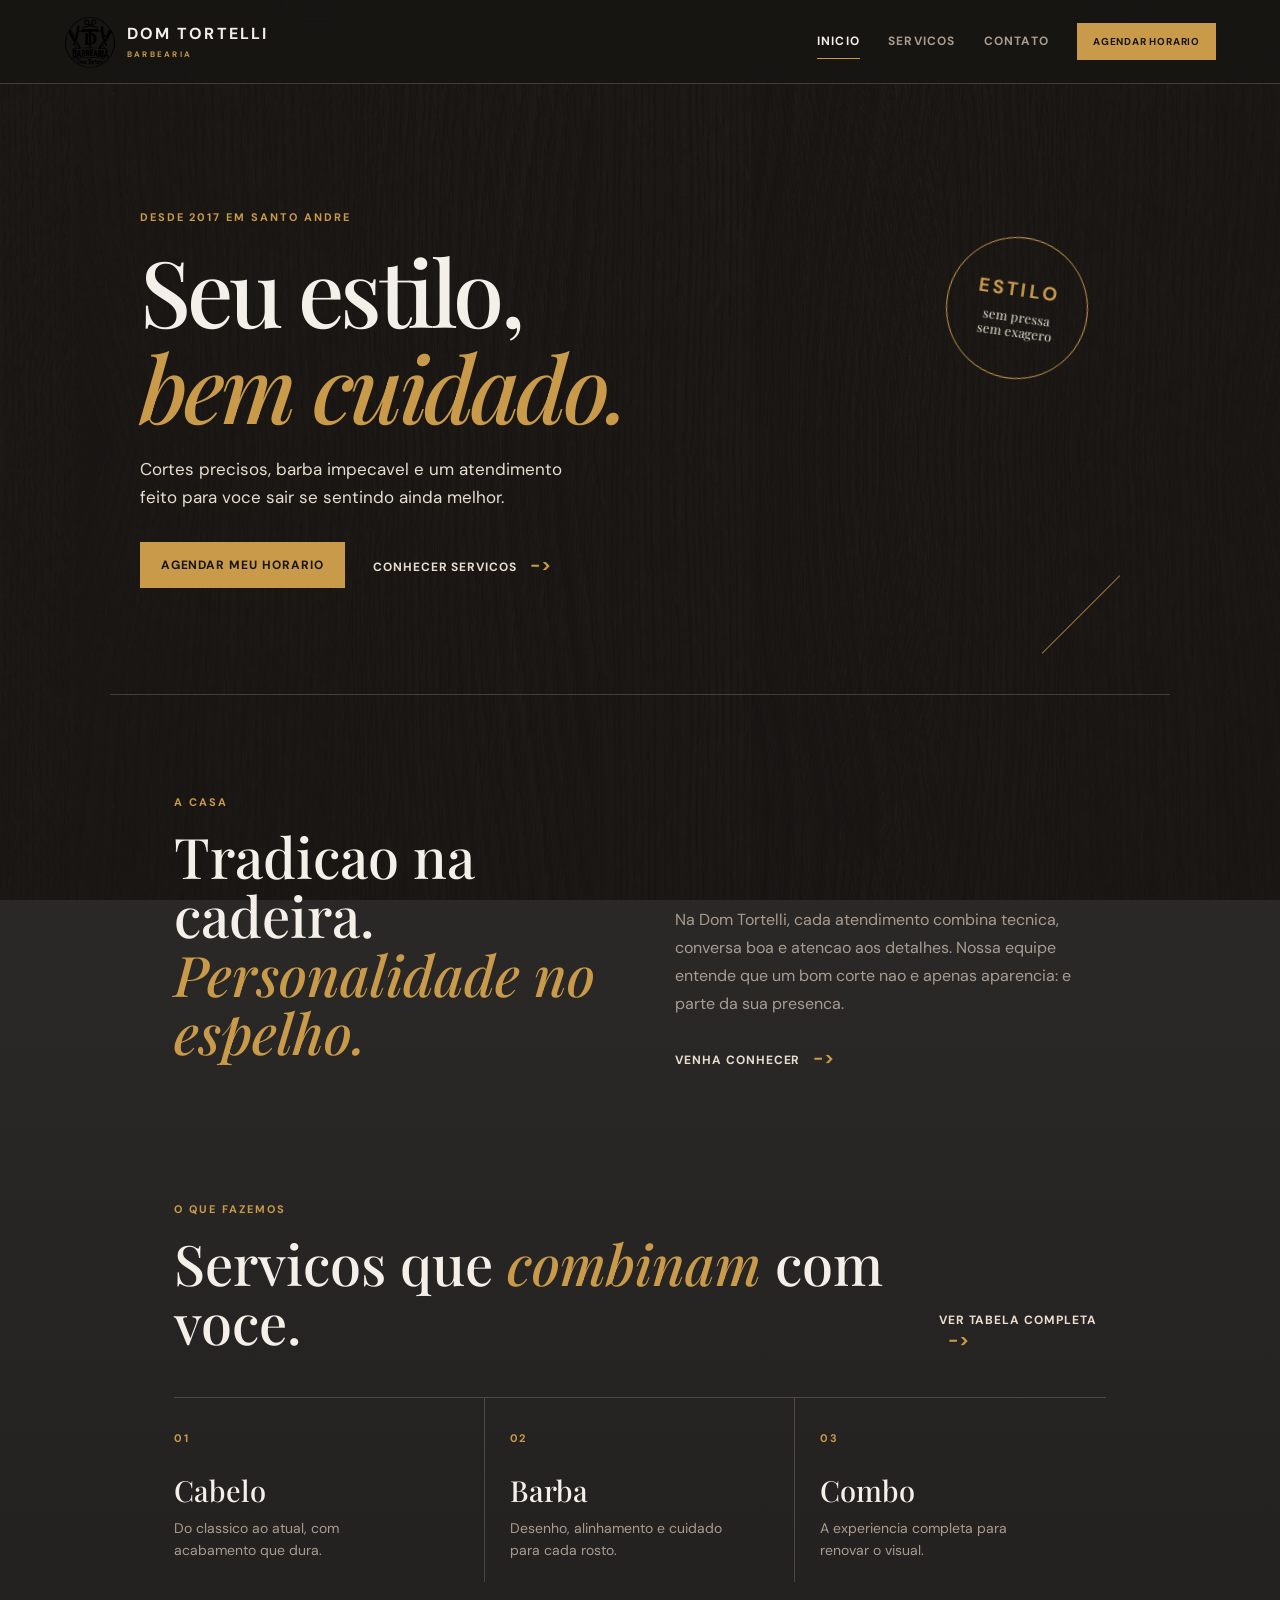
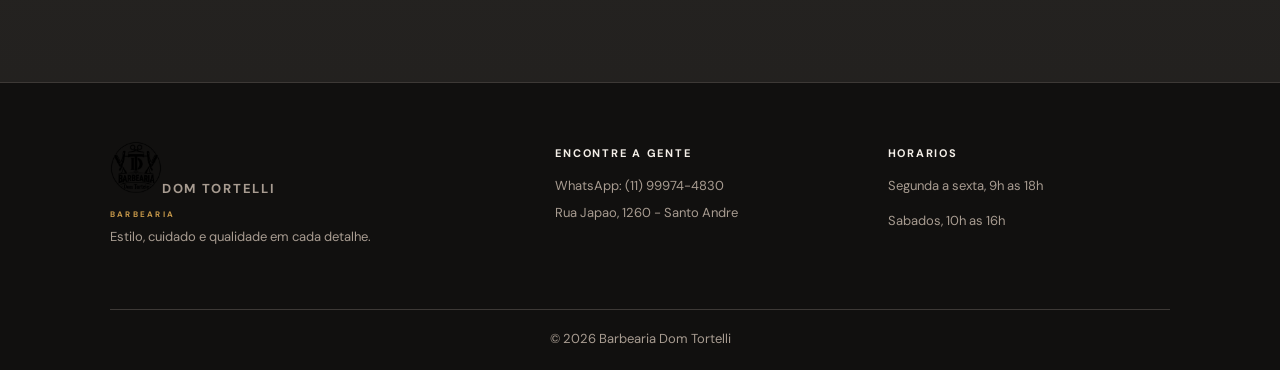
<file: index.html>
<!DOCTYPE html>
<html lang="pt-br">
<head>
	<meta charset="UTF-8">
	<meta name="viewport" content="width=device-width, initial-scale=1.0">
	<title>Barbearia Dom Tortelli | Estilo que marca</title>
	<link rel="stylesheet" href="reset.css">
</head>
<body class="pagina pagina-inicial">
	<header class="cabecalho">
		<a class="marca" href="index.html"><img class="logo" src="Logo (2).jpeg" alt="Barbearia Dom Tortelli"><span>DOM TORTELLI<small>BARBEARIA</small></span></a>
		<nav class="navegacao" aria-label="Navegacao principal">
			<a class="link-navegacao ativo" href="index.html">Inicio</a>
			<a class="link-navegacao" href="produtos.html">Servicos</a>
			<a class="link-navegacao" href="contato.html">Contato</a>
			<a class="botao botao-pequeno" href="contato.html">Agendar horario</a>
		</nav>
	</header>
	<main>
		<section class="hero">
			<div class="hero-conteudo">
				<p class="eyebrow">Desde 2017 em Santo Andre</p>
				<h1>Seu estilo,<br><em>bem cuidado.</em></h1>
				<p class="hero-texto">Cortes precisos, barba impecavel e um atendimento feito para voce sair se sentindo ainda melhor.</p>
				<div class="hero-acoes"><a class="botao" href="contato.html">Agendar meu horario</a><a class="link-texto" href="produtos.html">Conhecer servicos <span>-></span></a></div>
			</div>
			<div class="hero-selo"><strong>ESTILO</strong><span>sem pressa<br>sem exagero</span></div>
	</section>
	<section class="intro secao"><div><p class="eyebrow">A casa</p><h2>Tradicao na cadeira.<br><em>Personalidade no espelho.</em></h2></div><div class="intro-texto"><p>Na Dom Tortelli, cada atendimento combina tecnica, conversa boa e atencao aos detalhes. Nossa equipe entende que um bom corte nao e apenas aparencia: e parte da sua presenca.</p><a class="link-texto" href="contato.html">Venha conhecer <span>-></span></a></div></section>
	<section class="destaques secao"><div class="cabecalho-secao"><div><p class="eyebrow">O que fazemos</p><h2>Servicos que <em>combinam</em> com voce.</h2></div><a class="link-texto" href="produtos.html">Ver tabela completa <span>-></span></a></div><div class="mini-servicos"><article><span class="numero">01</span><h3>Cabelo</h3><p>Do classico ao atual, com acabamento que dura.</p></article><article><span class="numero">02</span><h3>Barba</h3><p>Desenho, alinhamento e cuidado para cada rosto.</p></article><article><span class="numero">03</span><h3>Combo</h3><p>A experiencia completa para renovar o visual.</p></article></div></section>
	</main>
	<footer class="rodape"><div class="rodape-grid"><div><a class="marca marca-rodape" href="index.html"><img class="logo" src="Logo (2).jpeg" alt="Barbearia Dom Tortelli"><span>DOM TORTELLI<small>BARBEARIA</small></span></a><p class="texto-rodape">Estilo, cuidado e qualidade em cada detalhe.</p></div><div><h3>Encontre a gente</h3><a href="https://wa.me/5511999744830" target="_blank" rel="noopener noreferrer">WhatsApp: (11) 99974-4830</a><a href="https://maps.google.com/?q=Rua+japao+1260+Santo+Andre+SP" target="_blank" rel="noopener noreferrer">Rua Japao, 1260 - Santo Andre</a></div><div><h3>Horarios</h3><p>Segunda a sexta, 9h as 18h</p><p>Sabados, 10h as 16h</p></div></div><p class="copyright">&copy; 2026 Barbearia Dom Tortelli</p></footer>
	</body>
	</html>
</file>
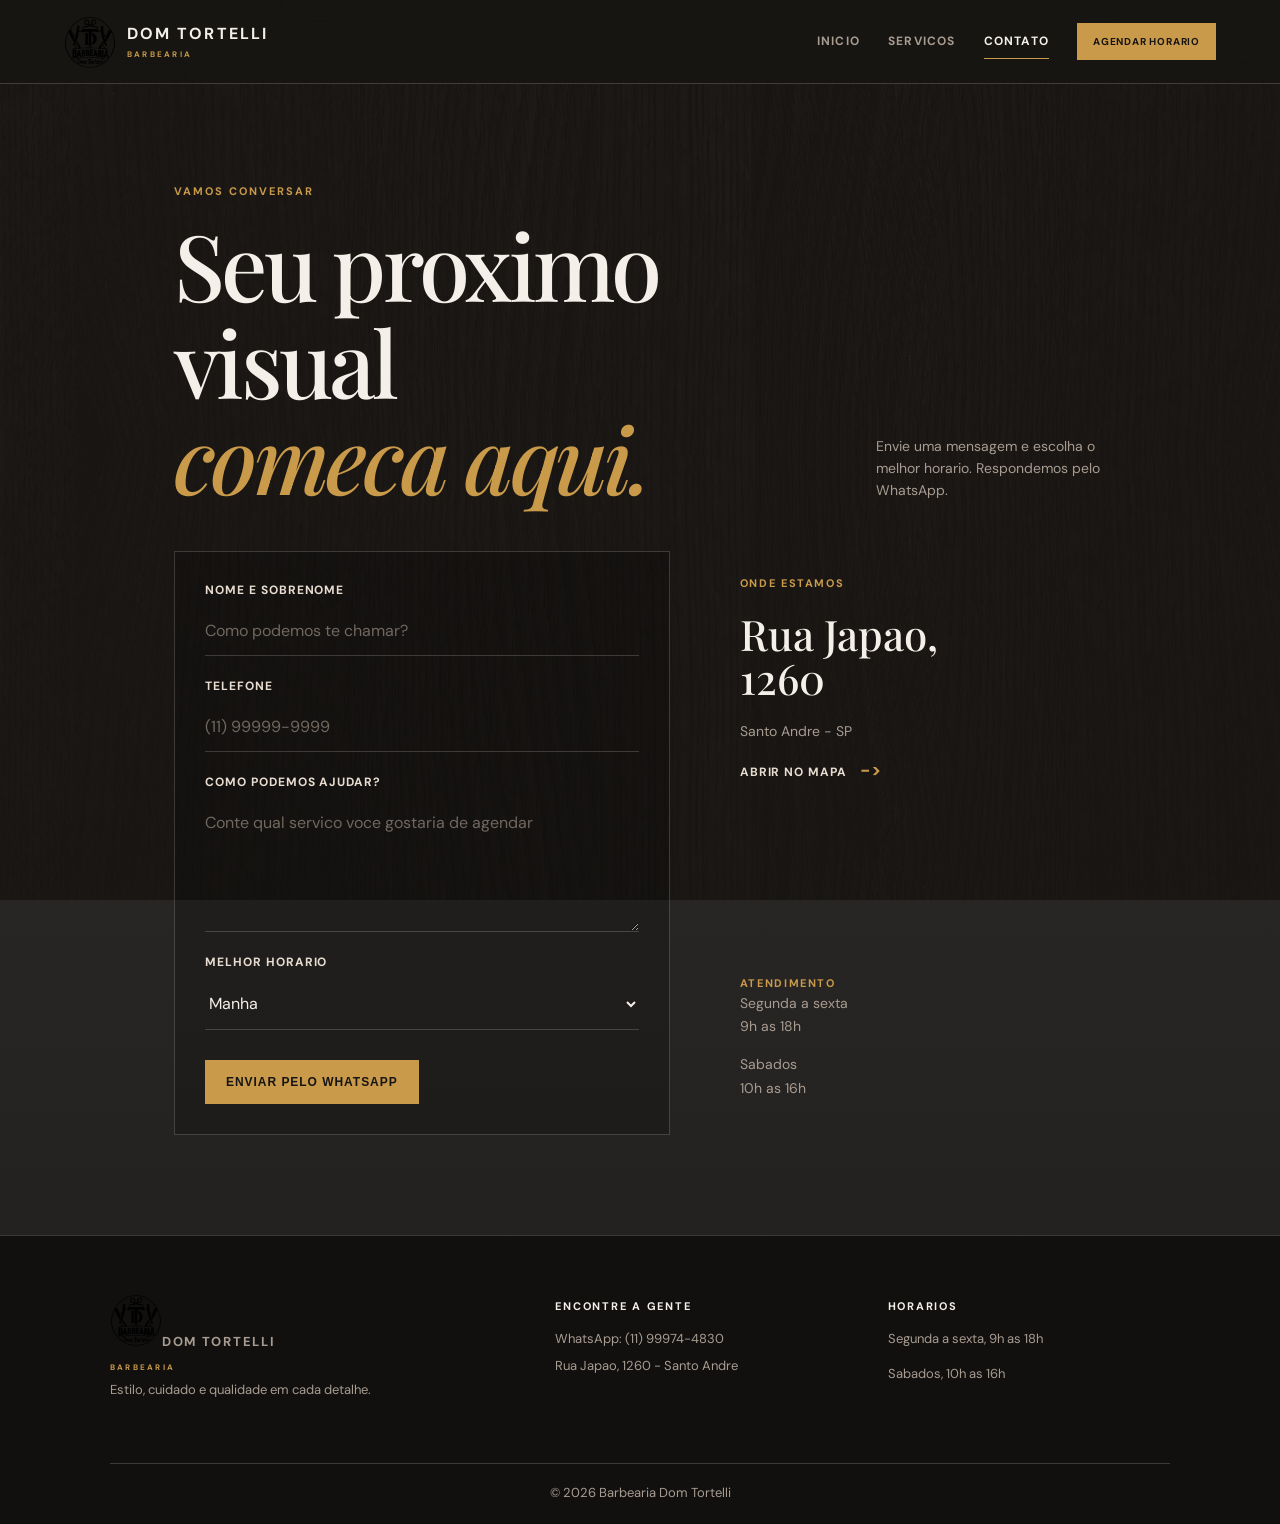
<file: contato.html>
<!DOCTYPE html>
<html lang="pt-br">
<head><meta charset="UTF-8"><meta name="viewport" content="width=device-width, initial-scale=1.0"><title>Contato | Barbearia Dom Tortelli</title><link rel="stylesheet" href="reset.css"></head>
<body class="pagina pagina-contato">
    <header class="cabecalho"><a class="marca" href="index.html"><img class="logo" src="Logo (2).jpeg" alt="Barbearia Dom Tortelli"><span>DOM TORTELLI<small>BARBEARIA</small></span></a><nav class="navegacao" aria-label="Navegacao principal"><a class="link-navegacao" href="index.html">Inicio</a><a class="link-navegacao" href="produtos.html">Servicos</a><a class="link-navegacao ativo" href="contato.html">Contato</a><a class="botao botao-pequeno" href="contato.html">Agendar horario</a></nav></header>
    <main class="pagina-interna"><div class="cabecalho-secao"><div><p class="eyebrow">Vamos conversar</p><h1>Seu proximo visual<br><em>comeca aqui.</em></h1></div><p class="texto-lateral">Envie uma mensagem e escolha o melhor horario. Respondemos pelo WhatsApp.</p></div><div class="contato-layout"><form class="formulario-contato" action="https://wa.me/5511999744830" method="get"><label for="nomesobrenome">Nome e sobrenome</label><input type="text" id="nomesobrenome" name="nome" required placeholder="Como podemos te chamar?"><label for="telefone">Telefone</label><input type="tel" id="telefone" name="telefone" required placeholder="(11) 99999-9999"><label for="mensagem">Como podemos ajudar?</label><textarea id="mensagem" name="mensagem" rows="5" required placeholder="Conte qual servico voce gostaria de agendar"></textarea><label for="horario">Melhor horario</label><select id="horario" name="horario"><option>Manha</option><option>Almoco</option><option>Tarde</option></select><button type="submit" class="botao botao-enviar">Enviar pelo WhatsApp</button></form><aside class="contato-info"><div><span class="numero">ONDE ESTAMOS</span><h2>Rua Japao,<br>1260</h2><p>Santo Andre - SP</p><a class="link-texto" href="https://maps.google.com/?q=Rua+japao+1260+Santo+Andre+SP" target="_blank" rel="noopener noreferrer">Abrir no mapa <span>-></span></a></div><div><span class="numero">ATENDIMENTO</span><p>Segunda a sexta<br>9h as 18h</p><p>Sabados<br>10h as 16h</p></div></aside></div></main>
    <footer class="rodape"><div class="rodape-grid"><div><a class="marca marca-rodape" href="index.html"><img class="logo" src="Logo (2).jpeg" alt="Barbearia Dom Tortelli"><span>DOM TORTELLI<small>BARBEARIA</small></span></a><p class="texto-rodape">Estilo, cuidado e qualidade em cada detalhe.</p></div><div><h3>Encontre a gente</h3><a href="https://wa.me/5511999744830">WhatsApp: (11) 99974-4830</a><a href="https://maps.google.com/?q=Rua+japao+1260+Santo+Andre+SP">Rua Japao, 1260 - Santo Andre</a></div><div><h3>Horarios</h3><p>Segunda a sexta, 9h as 18h</p><p>Sabados, 10h as 16h</p></div></div><p class="copyright">&copy; 2026 Barbearia Dom Tortelli</p></footer>
</body>
</html>
</file>
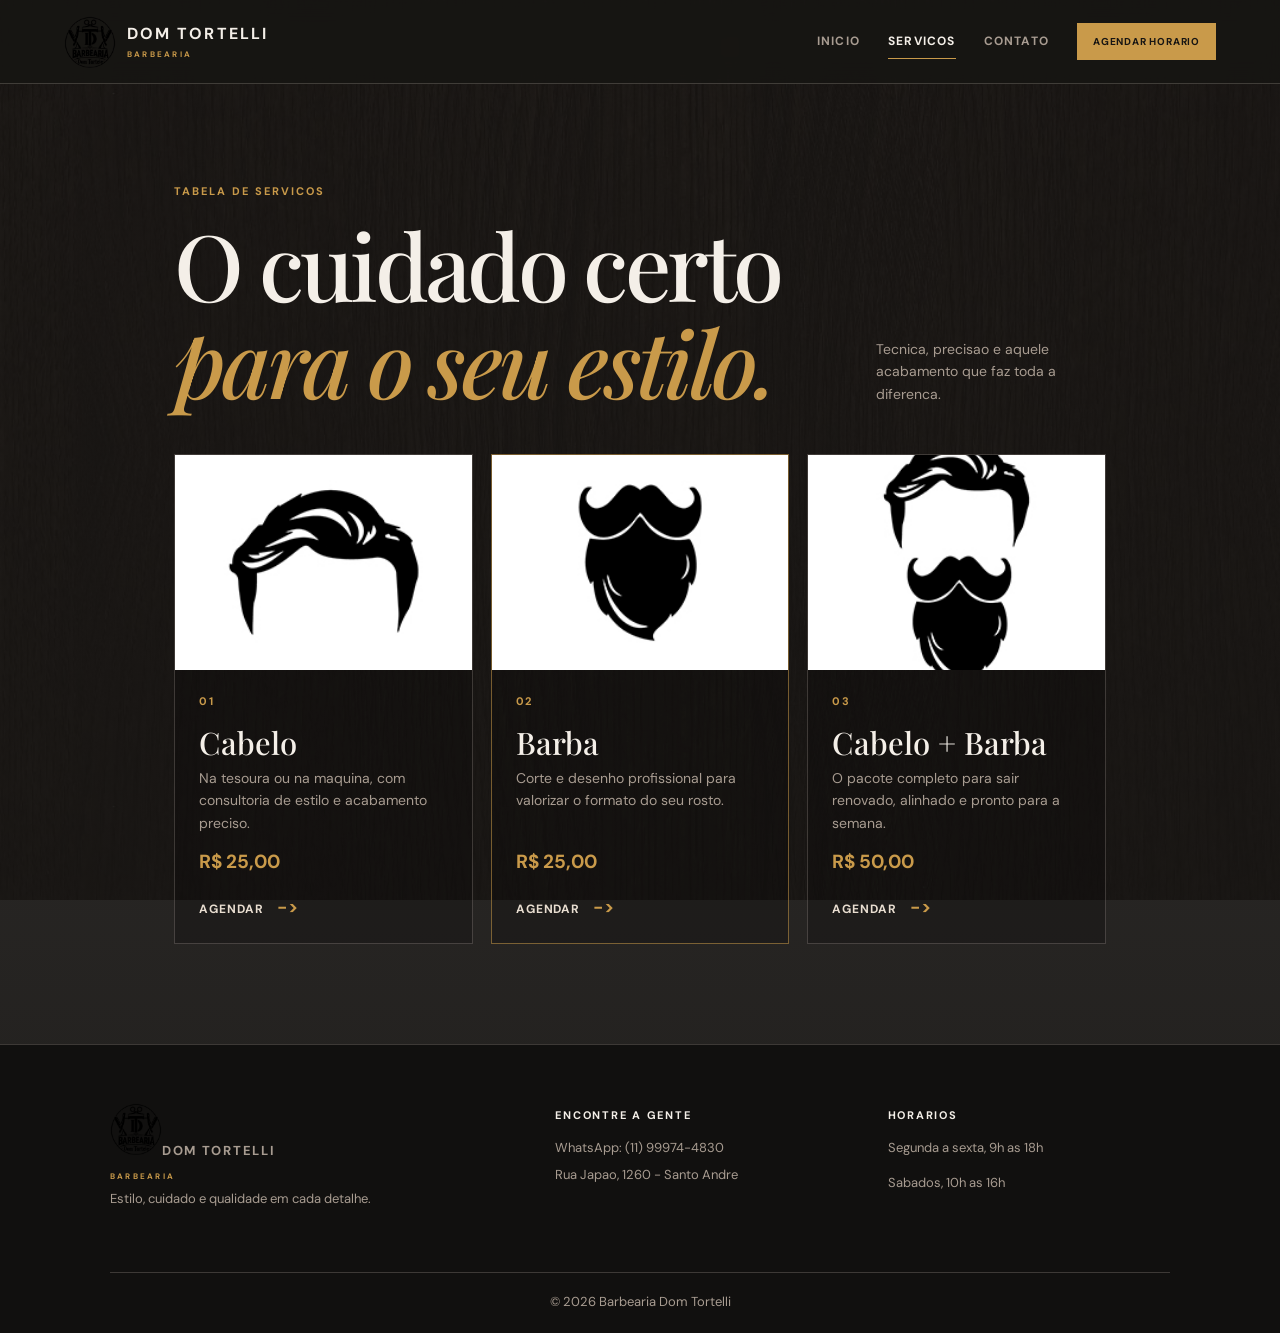
<file: produtos.html>
<!DOCTYPE html>
<html lang="pt-br">
<head>
    <meta charset="UTF-8">
    <meta name="viewport" content="width=device-width, initial-scale=1.0">
    <title>Servicos | Barbearia Dom Tortelli</title>
    <link rel="stylesheet" href="reset.css">
</head>
<body class="pagina pagina-produtos">
    <header class="cabecalho">
        <a class="marca" href="index.html"><img class="logo" src="Logo (2).jpeg" alt="Barbearia Dom Tortelli"><span>DOM TORTELLI<small>BARBEARIA</small></span></a>
        <nav class="navegacao" aria-label="Navegacao principal"><a class="link-navegacao" href="index.html">Inicio</a><a class="link-navegacao ativo" href="produtos.html">Servicos</a><a class="link-navegacao" href="contato.html">Contato</a><a class="botao botao-pequeno" href="contato.html">Agendar horario</a></nav>
    </header>
    <main class="pagina-interna">
        <div class="cabecalho-secao"><div><p class="eyebrow">Tabela de servicos</p><h1>O cuidado certo<br><em>para o seu estilo.</em></h1></div><p class="texto-lateral">Tecnica, precisao e aquele acabamento que faz toda a diferenca.</p></div>
        <div class="lista-produtos">
            <article class="item-produto"><img class="imagem-produto" src="cabelo.jpg" alt="Corte de cabelo masculino"><div class="produto-info"><span class="numero">01</span><h2>Cabelo</h2><p>Na tesoura ou na maquina, com consultoria de estilo e acabamento preciso.</p><strong>R$ 25,00</strong><a class="link-texto" href="contato.html">Agendar <span>-></span></a></div></article>
            <article class="item-produto destaque-produto"><img class="imagem-produto" src="barba.jpg" alt="Barba feita profissionalmente"><div class="produto-info"><span class="numero">02</span><h2>Barba</h2><p>Corte e desenho profissional para valorizar o formato do seu rosto.</p><strong>R$ 25,00</strong><a class="link-texto" href="contato.html">Agendar <span>-></span></a></div></article>
            <article class="item-produto"><img class="imagem-produto" src="cabelo+barba.jpg" alt="Servico de cabelo e barba"><div class="produto-info"><span class="numero">03</span><h2>Cabelo + Barba</h2><p>O pacote completo para sair renovado, alinhado e pronto para a semana.</p><strong>R$ 50,00</strong><a class="link-texto" href="contato.html">Agendar <span>-></span></a></div></article>
        </div>
    </main>
    <footer class="rodape"><div class="rodape-grid"><div><a class="marca marca-rodape" href="index.html"><img class="logo" src="Logo (2).jpeg" alt="Barbearia Dom Tortelli"><span>DOM TORTELLI<small>BARBEARIA</small></span></a><p class="texto-rodape">Estilo, cuidado e qualidade em cada detalhe.</p></div><div><h3>Encontre a gente</h3><a href="https://wa.me/5511999744830">WhatsApp: (11) 99974-4830</a><a href="https://maps.google.com/?q=Rua+japao+1260+Santo+Andre+SP">Rua Japao, 1260 - Santo Andre</a></div><div><h3>Horarios</h3><p>Segunda a sexta, 9h as 18h</p><p>Sabados, 10h as 16h</p></div></div><p class="copyright">&copy; 2026 Barbearia Dom Tortelli</p></footer>
</body>
</html>
</file>
